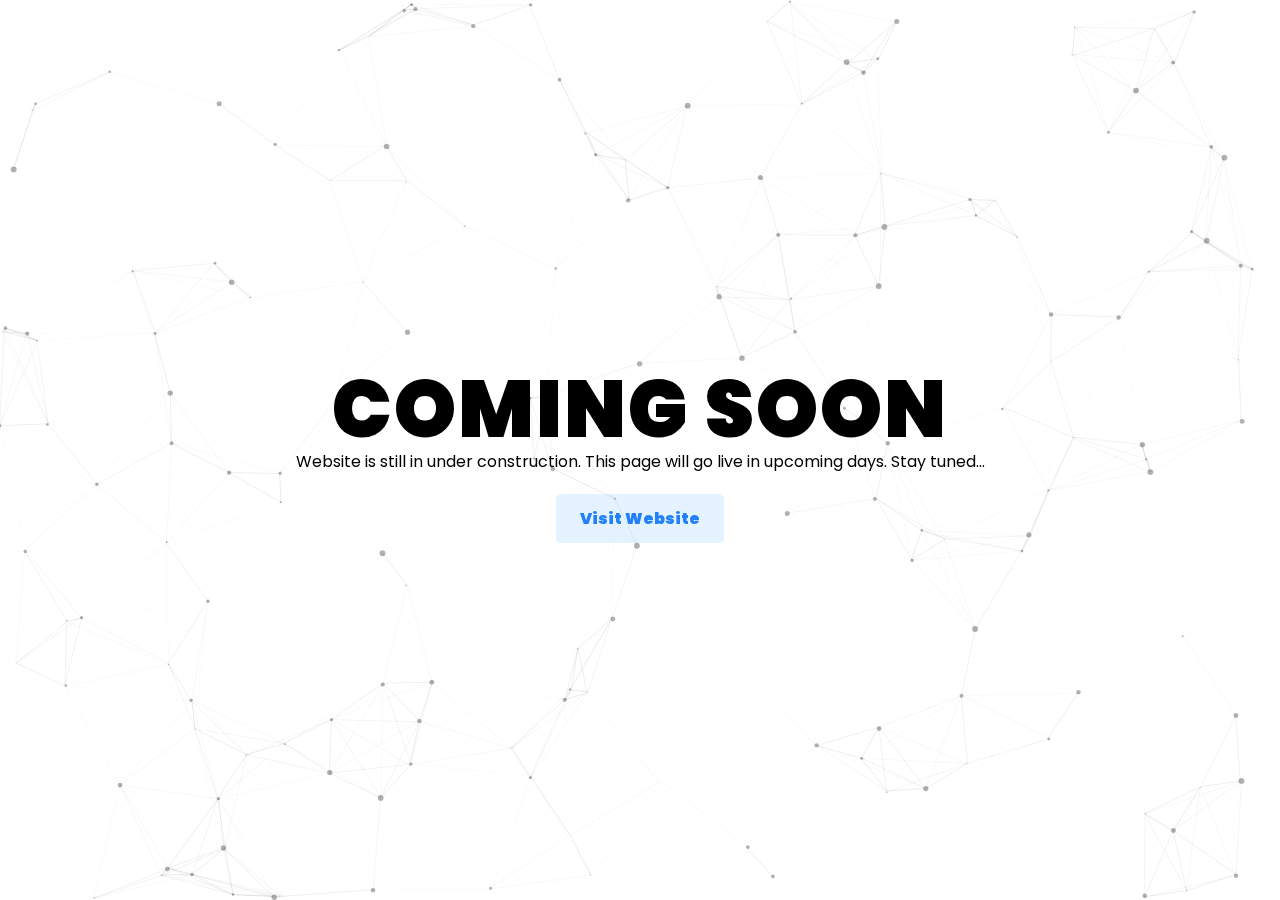
<file: comingsoon.html>
<!DOCTYPE html>
<html lang="en">

<head>
    <meta charset="UTF-8">
    <meta name="viewport" content="width=device-width, initial-scale=1.0">
    <title>Coming Soon</title>
    <link rel="icon" href="./assets/img/decartem-A.png" type="image/png" sizes="16x16">
    <link rel="stylesheet" href="./css/style.css">
    <link rel="stylesheet" href="./css/comingsoon.css">
</head>

<body>
    <div id="main-div"></div>

    <div class="content">
        <h1>coming soon</h1>
        <p>Website is still in under construction. This page will go live in upcoming days. Stay tuned...</p>

        <a href="../" class="main-btn">Visit Website</a>
    </div>

    <script src="./js/particles.js"></script>
    <script src="./js/app.js"></script>
</body>

</html>
</file>
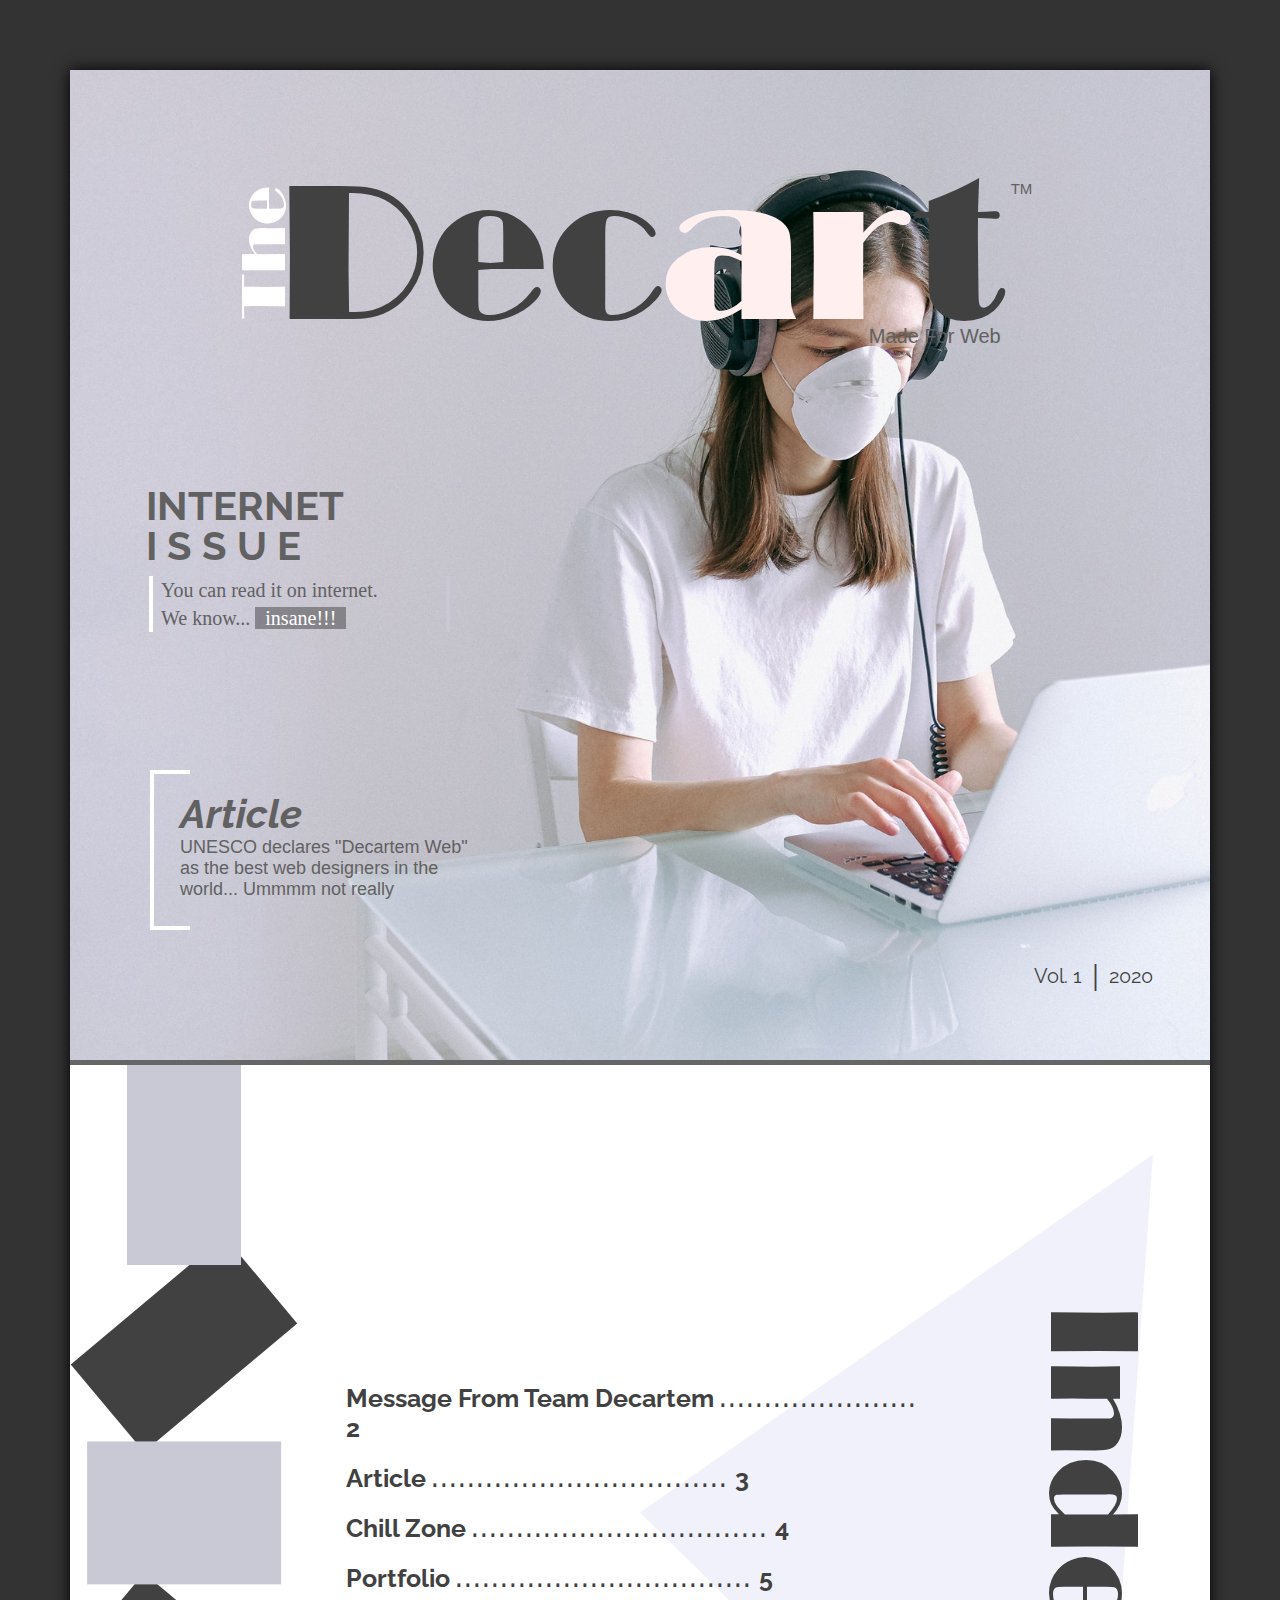
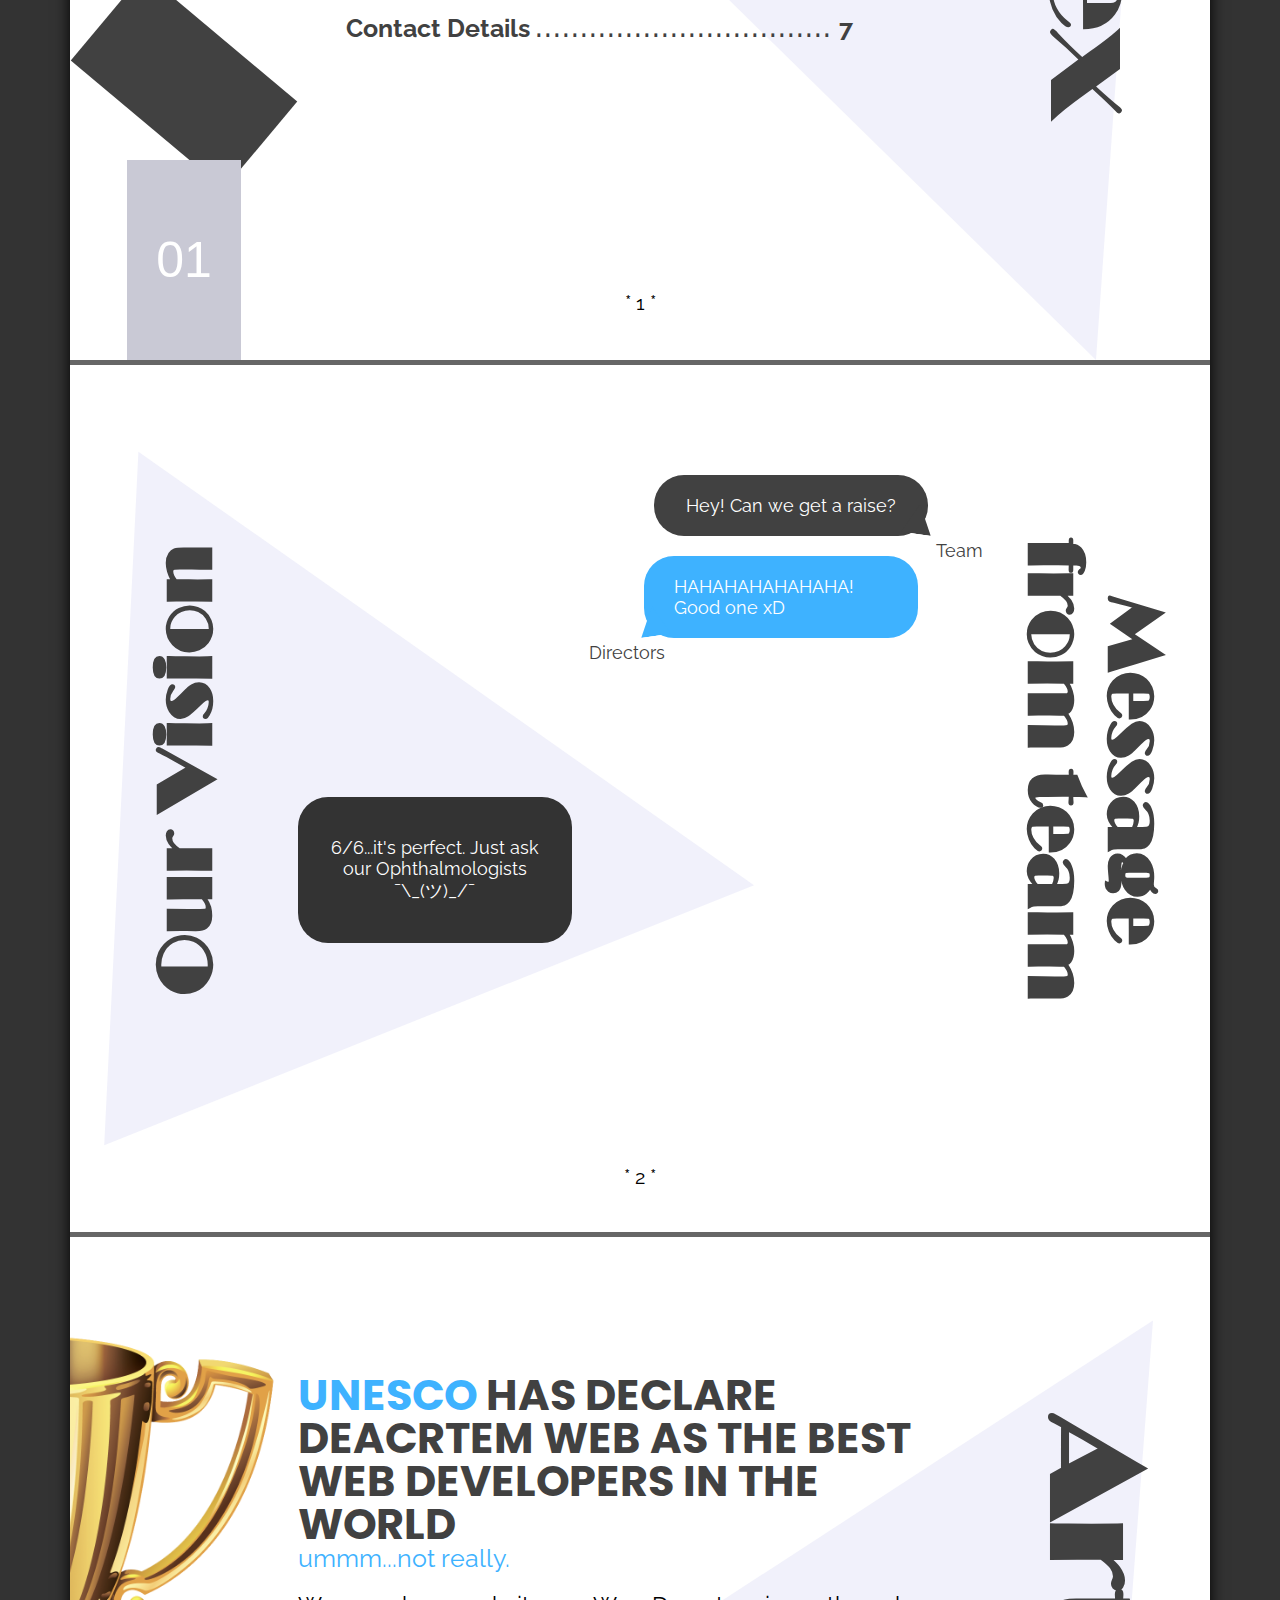
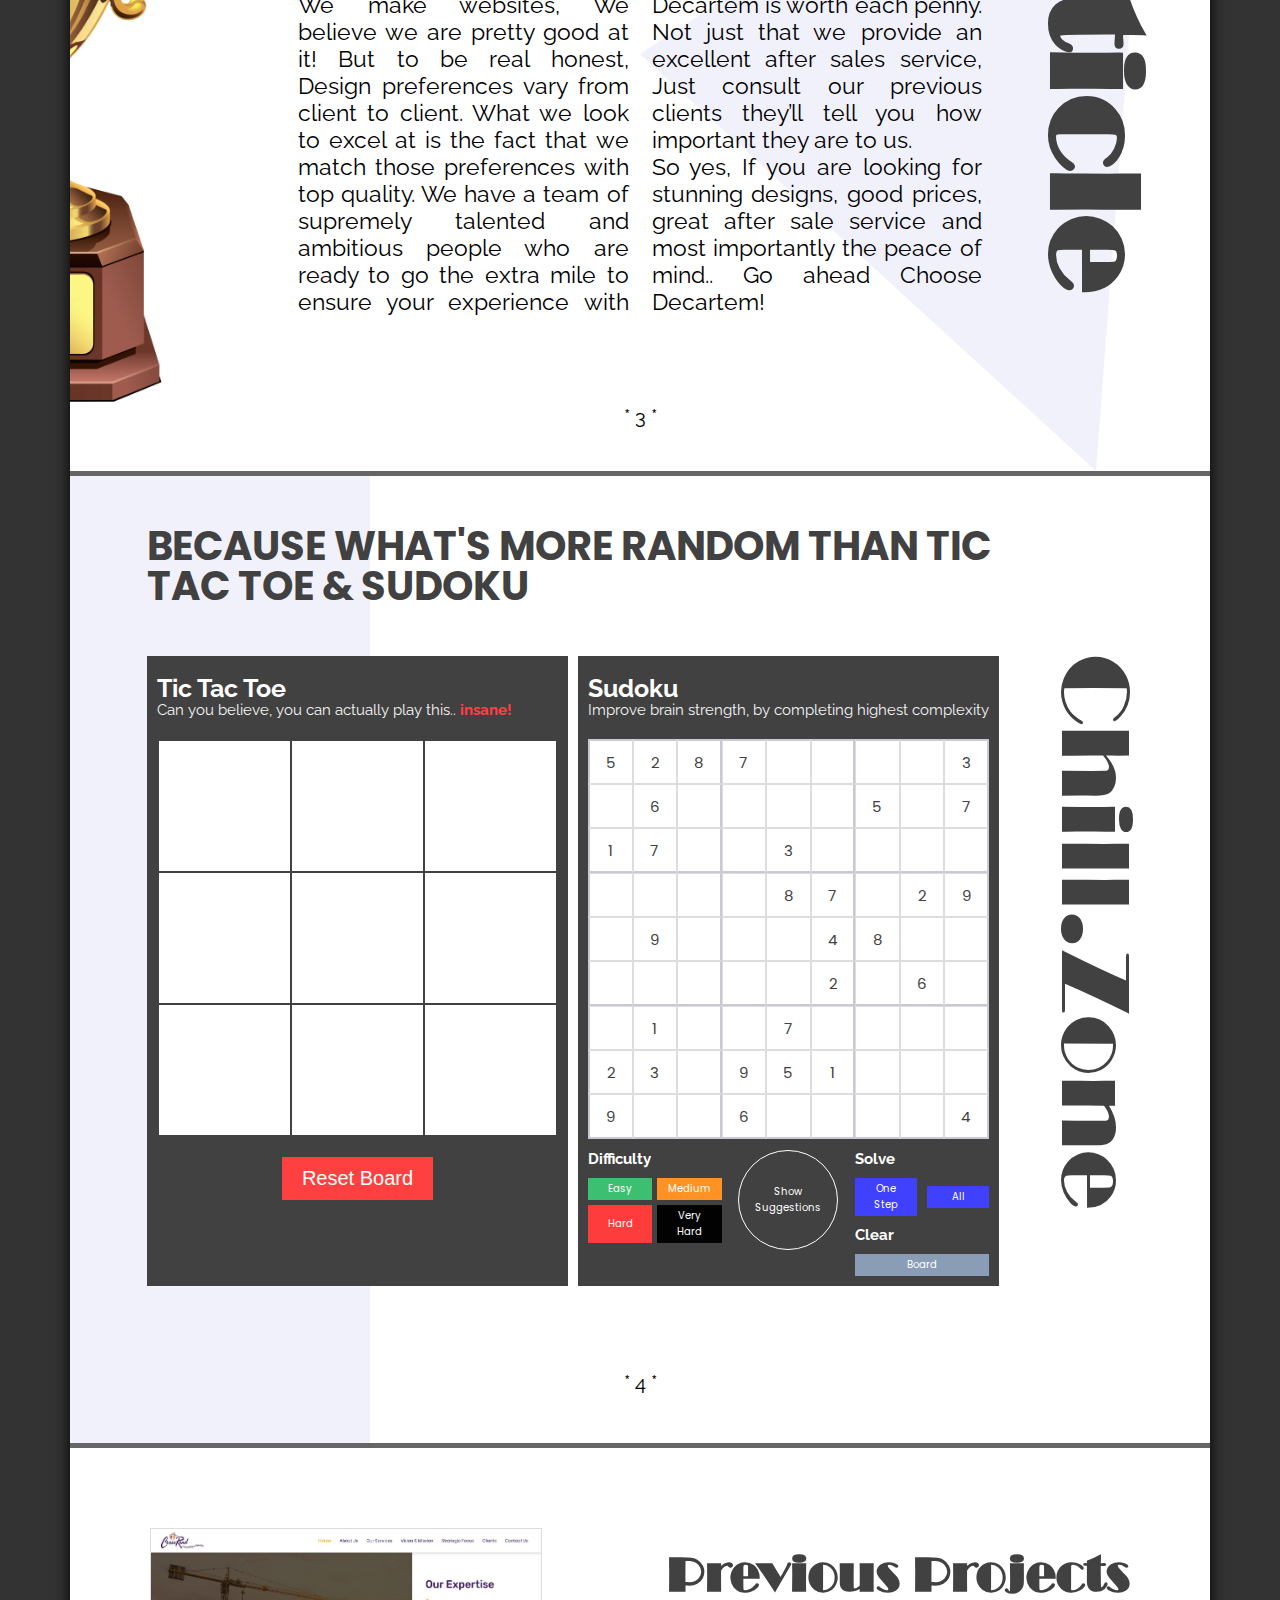
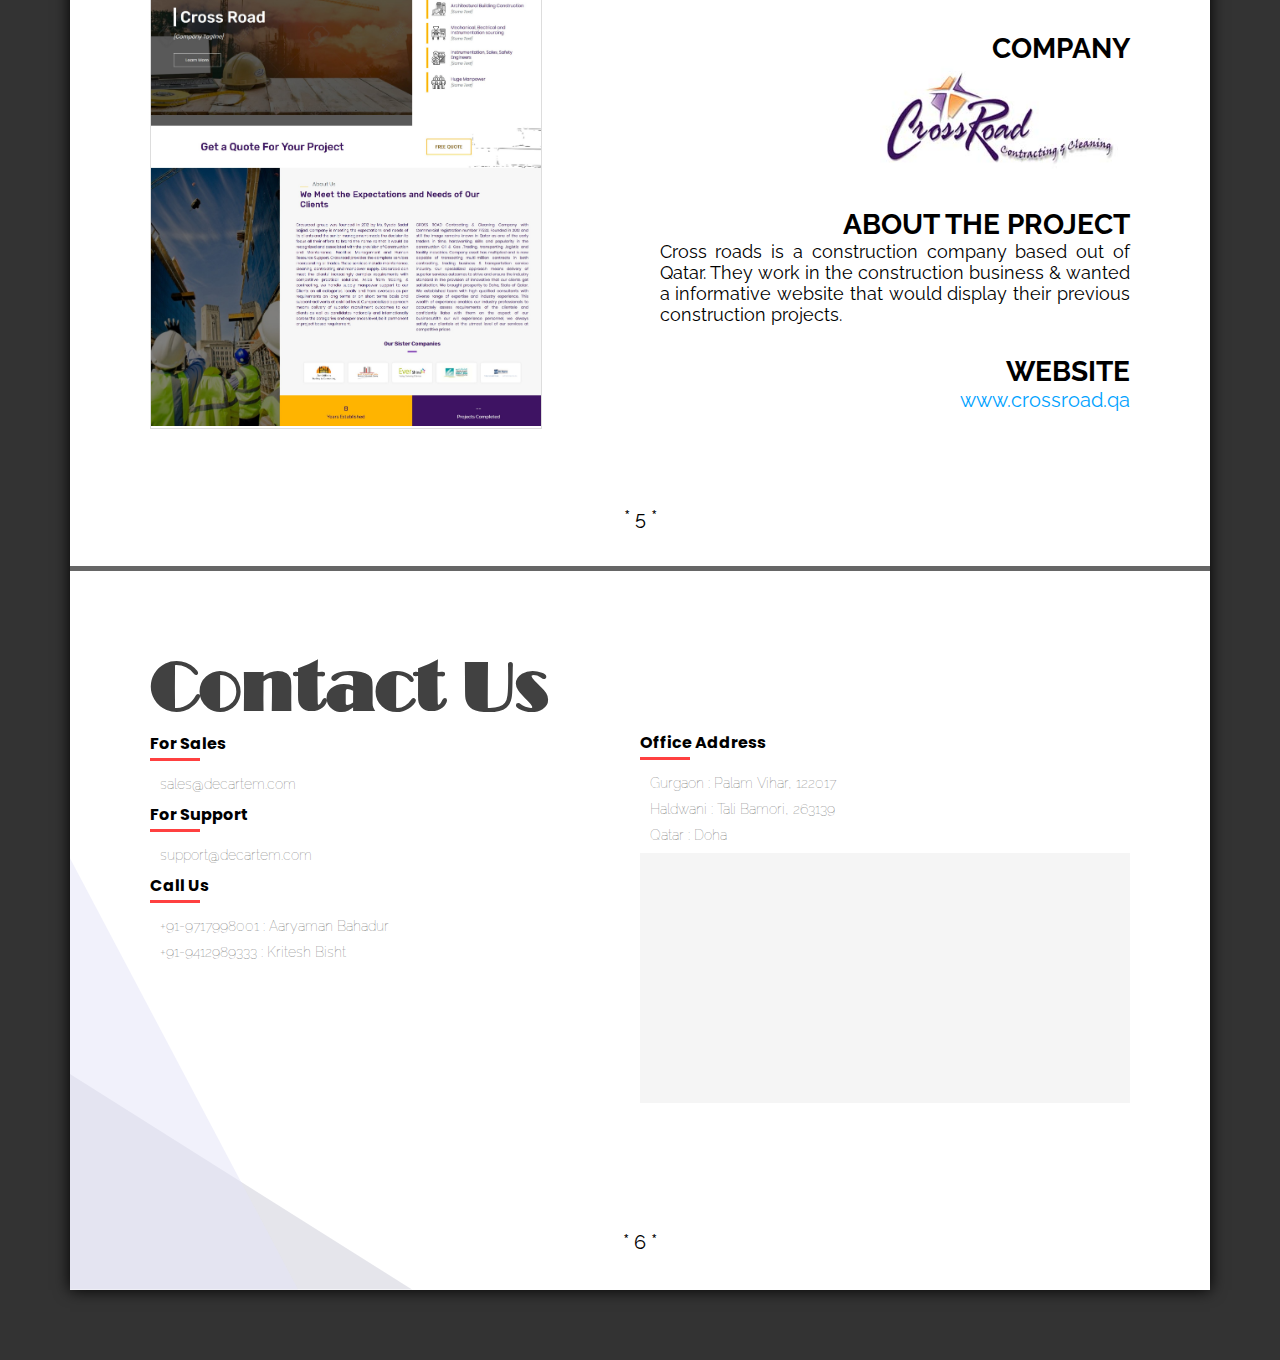
<file: decartemweb.html>
<!DOCTYPE html>
<html lang="en">

<head>
    <meta charset="UTF-8">
    <meta name="viewport" content="width=device-width, initial-scale=1.0">
    <title>Decartem Web</title>
    <link rel="icon" href="./assets/img/decartem-A.png" type="image/png" sizes="16x16">
    <!-- adding sudokucss -->
    <link rel="stylesheet" href="./css/sudoku.css">
    <!-- adding custom css -->
    <link rel="stylesheet" href="./css/webcss.css">
    <link rel="stylesheet" href="./css/webresponsive.css">
</head>

<body>
    <div class="wrapper-container">
        <header>
            <div class="container">

                <!-- heading name start -->
                <div class="name">
                    <div>
                        <div class="name-wrapper">
                            <div class="flex-center">
                                <p class="the flex-center">the</p>
                            </div>
                            <div class="head-name">
                                <p>dec<span>ar</span>t</p>
                            </div>
                        </div>
                        <div class="sub-name">
                            <p>made for web</p>
                        </div>
                    </div>
                    <div class="tm">
                        <p>
                            <span>tm</span>
                        </p>
                    </div>
                </div>
                <!-- heading name end -->

                <!-- internet issue start -->
                <div class="internet">
                    <h1>
                        internet <br> i s s u e
                    </h1>
                    <p>
                        You can read it on internet. <br>
                        We know... <span>insane!!!</span>
                    </p>
                </div>
                <!-- internet issue end -->

                <!-- article-header start -->
                <div class="article-header">
                    <h1>Article</h1>
                    <p>
                        UNESCO declares "<span>D</span>ecartem <span>W</span>eb" as the best web designers in the
                        world...
                        Ummmm
                        not really
                    </p>
                </div>
                <!-- articel-header end -->

                <!-- volume start -->
                <div class="volume">
                    <p>Vol. 1 <span>|</span> 2020</p>
                </div>
                <!-- volume end -->
            </div>
        </header>
        <main>
            <!-- ====================================================== -->
            <!-- navigation -->
            <!-- ====================================================== -->
            <section class="navigation container flex-center">
                <div class="graphics">
                    <div class="one block"></div>
                    <div class="two block"></div>
                    <div class="three block"></div>
                    <div class="four block"></div>
                    <div class="five block flex-center">
                        <span>01</span>
                    </div>
                </div>
                <div class="content">
                    <ul>
                        <a href="#team-message">
                            <li>Message From Team Decartem
                                <span>......................</span> 2
                            </li>
                        </a>
                        <a href="#article">
                            <li>Article <span>.................................</span> 3</li>
                        </a>
                        <a href="#chill-zone">
                            <li>Chill Zone <span>.................................</span> 4</li>
                        </a>
                        <a href="#portfolio">
                            <li>Portfolio <span>.................................</span> 5</li>
                        </a>
                        <a href="#contact">
                            <li>Contact Details <span>.................................</span> 7</li>
                        </a>
                    </ul>
                    <!-- <img src="./assets/illustrations/animat-road-trip.gif" alt=""> -->
                </div>
                <div class="title flex-center">
                    <span>Index</span>
                </div>

                <div class="page-number">* 1 *</div>
            </section>

            <section class="team-message" id="team-message">
                <div class="row flex-center">
                    <div class="col flex-center">
                        <h2 class="first">Our Vision</h2>
                    </div>
                    <div class="col flex-center">
                        <div class="col1 flex-center">
                            <div class="msg">
                                6/6...it's perfect. Just ask our Ophthalmologists ¯\_(ツ)_/¯
                            </div>
                        </div>
                        <div class="col2 flex-center">
                            <div class="chat flex-center">
                                <div class="chat1 flex-center">
                                    Hey! Can we get a raise?
                                    <span>Team</span>
                                </div>
                                <div class="chat2 flex-center">
                                    HAHAHAHAHAHAHA! Good one xD
                                    <span>Directors</span>
                                </div>
                            </div>
                        </div>
                    </div>
                    <div class="col flex-center">
                        <h2 class="second">Message <br> from team</h2>
                    </div>
                </div>
                <div class="page-number">* 2 *</div>
            </section>

            <!-- ====================================================== -->
            <!-- article -->
            <!-- ====================================================== -->
            <section class="article flex-center" id="article">
                <div class="bg flex-center">
                </div>
                <div class="container flex-center">
                    <h2>
                        <span>UNESCO</span> has declare deacrtem web as the best web developers in the world
                    </h2>
                    <p>ummm...not really.</p>
                    <div class="paragraph">
                        We make websites, We believe we are pretty good at it! But to be real honest, Design preferences
                        vary from client to client. What we look to excel at is the fact that we match those preferences
                        with top quality. We have a team of supremely talented and ambitious people who are ready to go
                        the extra mile to ensure your experience with Decartem is worth each penny. Not just that we
                        provide an excellent after sales service, Just consult our previous clients they’ll tell you how
                        important they are to us.
                        <br>
                        So yes, If you are looking for stunning designs, good prices, great after sale service and most
                        importantly the peace of mind.. Go ahead Choose Decartem!
                    </div>
                </div>
                <div class="heading flex-center">
                    <h1>Article</h1>
                </div>
                <div class="page-number">* 3 *</div>
            </section>

            <!-- ====================================================== -->
            <!-- chill zone -->
            <!-- ====================================================== -->
            <section class="chill-zone" id="chill-zone">
                <div class="wrapper flex-center">
                    <div class="wrapper-col">
                        <div class="container">
                            <h1>Because what's more random than tic tac toe & sudoku</h1>
                            <div class="row flex-center">
                                <div class="tik-tak-toe col">
                                    <div class="flex-container">
                                        <h2 class='title'>Tic Tac Toe</h2>
                                        <p>Can you believe, you can actually play this.. <b>insane!</b></p>
                                    </div>
                                    <div class='flex-container flex-center'>
                                        <div class='winner'></div>
                                    </div>
                                    <div class="board flex-container flex-wrap ">
                                        <div class="square flex-container flex-center"></div>
                                        <div class="square flex-container flex-center"></div>
                                        <div class="square flex-container flex-center"></div>
                                        <div class="square flex-container flex-center"></div>
                                        <div class="square flex-container flex-center"></div>
                                        <div class="square flex-container flex-center"></div>
                                        <div class="square flex-container flex-center"></div>
                                        <div class="square flex-container flex-center"></div>
                                        <div class="square flex-container flex-center"></div>
                                    </div>
                                    <center>
                                        <button class='reset'>Reset Board</button>
                                    </center>
                                </div>
                                <div class="col sudoku">
                                    <h2>Sudoku</h2>
                                    <p>Improve brain strength, by completing highest complexity</p>
                                    <p class="winner1"></p>
                                    <div class="sudoku-board-wrap wrap">
                                        <!--the only required html-->
                                        <div id="sudoku" class="sudoku-board">
                                        </div>

                                        <br>

                                        <div class="control flex-center" style="align-items: flex-start !important;">
                                            <div class="level">
                                                <h4>Difficulty</h4>
                                                <div class="level-wrapper">
                                                    <button type="button"
                                                        class="sudokubutton1 js-generate-board-btn--easy">Easy</button>
                                                    <button type="button"
                                                        class="sudokubutton2 js-generate-board-btn--medium">Medium</button>
                                                    <button type="button"
                                                        class="sudokubutton3 js-generate-board-btn--hard">Hard</button>
                                                    <button type="button"
                                                        class="sudokubutton4 js-generate-board-btn--very-hard">Very
                                                        Hard</button>
                                                </div>
                                            </div>

                                            <div class="show-suggestion flex-center">
                                                <label for="toggleCandidates" class="flex-center">
                                                    <span style="text-align: center;">Show Suggestions</span>
                                                </label><input id="toggleCandidates" class="js-candidate-toggle"
                                                    type="checkbox" style="display: none;" />
                                            </div>

                                            <div class="other">
                                                <h4>Solve</h4>
                                                <div class="flex-center">
                                                    <button type="button" class="sudokubutton5 js-solve-step-btn"
                                                        style="margin-right: 1rem;">One
                                                        Step</button>
                                                    <button type="button"
                                                        class="sudokubutton6 js-solve-all-btn">All</button>
                                                </div>

                                                <h4 style="margin-top: 1rem;">Clear </h4>
                                                <button type="button"
                                                    class="sudokubutton7 js-clear-board-btn">Board</button>
                                            </div>

                                        </div>

                                    </div>
                                </div>
                            </div>
                        </div>
                    </div>
                    <div class="wrapper-col flex-center">
                        <p>Chill.Zone</p>
                    </div>
                </div>
                <div class="page-number">* 4 *</div>
            </section>

            <section class="portfolio" id="portfolio">
                <div class="container">
                    <div class="row flex-center">
                        <div class="col-4">
                            <div class="img-back">
                                <img src="./assets/backgrounds/portfolio.jpg" class="hover-img" alt="">
                            </div>
                        </div>
                        <div class="col-6">
                            <h2>Previous Projects</h2>

                            <h5>Company</h5>
                            <img src="./assets/graphics/logo.jpg" class="logo" alt="">

                            <h5>About the project</h5>
                            <p>Cross roads is a construction company based out of Qatar. They work in the construction
                                business & wanted a informative website that would display their previous construction
                                projects.</p>

                            <h5>Website</h5>
                            <a href="#">www.crossroad.qa</a>
                        </div>
                    </div>
                </div>

                <div class="page-number">* 5 *</div>
            </section>
        </main>
        <footer id="contact">
            <div class="container">
                <h1>
                    <span>C</span>ontact
                    <span>U</span>s
                </h1>
                <div class="row flex-center" style="align-items: stretch;">
                    <div class="col">
                        <p></p>
                        <div class="details">
                            <h3>For Sales</h3>
                            <p>sales@decartem.com</p>

                            <h3>For Support</h3>
                            <p>support@decartem.com</p>

                            <h3>Call Us</h3>
                            <p>+91-9717998001 : Aaryaman Bahadur</p>
                            <p>+91-9412989333 : Kritesh Bisht</p>
                        </div>
                    </div>
                    <div class="col">
                        <h3 class="add">Office Address</h3>
                        <p>Gurgaon : Palam Vihar, 122017</p>
                        <p>Haldwani : Tali Bamori, 263139</p>
                        <p>Qatar : Doha</p>

                        <div class="map">
                            <div class="mapouter">
                                <div class="gmap_canvas"><iframe id="gmap_canvas"
                                        src="https://maps.google.com/maps?q=Palam%20Vihar%2C%20122017&t=&z=13&ie=UTF8&iwloc=&output=embed"
                                        frameborder="0" scrolling="no" marginheight="0" marginwidth="0"></iframe>
                                </div>
                                <style>
                                    .mapouter {
                                        position: relative;
                                        text-align: right;
                                        height: 300px;
                                        width: 100%;
                                    }

                                    .gmap_canvas {
                                        overflow: hidden;
                                        background: none !important;
                                        height: 300px;
                                        width: 100%;
                                    }
                                </style>
                            </div>
                        </div>
                    </div>
                </div>
            </div>
            <div class="page-number">* 6 *</div>
        </footer>
    </div>

    <!-- adding jquery -->
    <script src="./js/jquery.min.js"></script>
    <!-- custom js -->
    <script src="./js/sudoku.js"></script>
    <script src="./js/tick-tak-toe.js"></script>
    <script src="./js/webjs.js"></script>
</body>

</html>
</file>
<file: css/style.css>
/* fonts */
@import url('https://fonts.googleapis.com/css2?family=Poppins:wght@300;400&display=swap');

/* varibles */
:root{
    --body-font: 'Poppins', sans-serif;
    --dark-color: #1e2022;
    --gray-color: #77838f;
    /* --primary-color: #1871a3; */
    --primary-color: #2380fb;
    --bg-light: rgba(35, 165, 251, 0.05);
    --blue-shadow: 0 4px 11px rgba(31, 104, 126, 0.35);
}

/* global styles */
*{
    margin: 0;
    padding: 0;
    box-sizing: border-box;
}
body, html{
    /* min-height: 200vh; */
    font-family: var(--body-font);
    scroll-behavior: smooth;
    overflow-x: hidden;
    position: relative;
}
.flex-center{
    display: flex;
    justify-content: center;
    align-items: center;
}
.container{
    padding: 50px 0;
}
.container-fluid{
    padding: 100px 40px;
}
a,
a:hover,
a:focus{
    text-decoration: none !important;
}
.btn,
.btn:hover,
.btn:focus{
    outline: none !important;
    box-shadow: none !important;
}
.error{
    color: red;
    font-size: 1.2rem;
}
.img-shadow{
    box-shadow: 0 0 5px 0px rgba(31, 104, 126, 0.5);
}
.main-btn{
    background: #239afb1f;
    padding: 0.8rem 1.5rem;
    color: var(--primary-color);
    font-weight: 900;
    border-radius: 5px;
    transition: 0.3s ease;
}
.main-btn:hover{
    background: var(--primary-color);
    color: white;
    transform: translateY(-3px);
    box-shadow: var(--blue-shadow);
}



/* ===================================================================== */
/* style here0 */
/* ===================================================================== */


/* video */
.video-box{
    width: 90%;
    height: 30rem;
    border-radius: 50px;
    -moz-border-radius: 50px;
    -webkit-border-radius: 50px;
    overflow: hidden;
    position: relative;
    border: 1px solid rgba(0, 174, 255, 0.2);
}
.video-box video{
    position: absolute;
    top: 50%;
    left: 50%;
    transform: translate(-50%, -50%);
    width: 100% !important;
}

.hero-content{
    flex-direction: column;
    align-items: flex-start;
}
.hero-content h1{
    font-size: 3.5rem;
    font-weight: 300;
    line-height: 1.2;
    flood-color: var(--dark-color);
    margin-bottom: 2rem;
}
.hero-content h1 span#area,
.hero-content h1 span#cursor{
    color: var(--primary-color);
}
.hero-content p{
    color: var(--gray-color);
    font-weight: 400;
    margin-bottom: 2rem;
}



/* ===================================================================== */
/* style product overview */
/* ===================================================================== */
.product-overview{
    position: relative;
    background: var(--bg-light);
}
.product-overview:after{
    content: '';
    position: absolute;
    top: 0;
    left: 0;
    width: 100%;
    height: 100%;
    background: url("../assets/img/worldmap.png") center no-repeat;
    background-size: cover;
    z-index: -1;
    opacity: 0.5;
}
.product-overview .vertical-slider{
    /* padding: 1rem 0; */
}
.product-overview .vertical-slider-wrapper{
    position: relative !important;
    align-items: flex-start;
}
.product-overview .vertical-slider .slick-slide{
    /* margin: 0.25rem 0; */
    opacity: 0.5;
    padding: 1rem;
}
.product-overview .vertical-slider .slick-slide:hover{
    opacity: 1;
}
.product-overview .vertical-slider .slick-slide h4{
    font-size: 1.2rem;
    text-transform: uppercase;
}
.product-overview .vertical-slider .slick-slide p{
    font-size: 1rem;
    margin: 0;
}
.product-overview .vertical-slider .slick-center{
    opacity: 1;
    background: #239afb1f;
    display: flex;
    justify-content: center;
    align-items: flex-start;
    flex-direction: column;
}
.product-overview .vertical-slider .slick-center h4{
    color: var(--primary-color);
    font-weight: 900;
    line-height: 100%;
}
.product-overview .slider-btn{
    position: absolute;
    top: 35%;
    left: -30px;
    transform: translateY(-50%);
    display: flex;
    flex-direction: column;
}
.product-overview .slider-btn img{
    width: 20px;
    margin: 0.5rem 0;
}
.product-overview .slider-btn img.bottom{
    transform: rotate(-180deg);
}


.product-overview .horizontal-slider .slick-slide{
    width: 100%;
    min-height: 80vh;
    text-align: right;
    padding: 1rem;
}
.product-overview .horizontal-slider .slick-slide img{
    margin-left: auto !important;
    margin-top: 2rem;
    width: 70% !important;
}
.product-overview .horizontal-slider .slick-slide h3{
    color: var(--primary-color);
    font-size: 3rem;
}
.product-overview .horizontal-slider .slick-slide p{
    color: var(--gray-color);
    margin: 0.5rem 0;
    margin-bottom: 2rem;
}
.product-overview .horizontal-slider .slick-arrow,
.product-overview .horizontal-slider .slick-dots{
    display: none !important;
}

/* ===================================================================== */
/* style aboutus */
/* ===================================================================== */
.aboutus{
    /* border: 1px solid; */
}
.aboutus .illustration .back{
    width: 90%;
    position: relative;
}
.aboutus .illustration .security{
    position: absolute;
    width: 5rem;
    left: 25%;
    top: 10%;
    animation: securityanimate 2s infinite;
}
@keyframes securityanimate{
    0%{
        transform: scale(1);
    }
    50%{
        transform: scale(1.2);
    }
    100%{
        transform: scale(1);
    }
}
.aboutus .content{
    /* border: 1px solid red; */
}
.aboutus .content h6{
    color: var(--gray-color);
    position: relative;
    margin: 0;
    margin-left: 1.6rem;
    font-size: 1.2rem;
}
.aboutus .content h6:after{
    content: '';
    position: absolute;
    top: 50%;
    left: -1.5rem;
    transform: translateY(-50%);
    width: 1rem;
    padding: 1px;
    background: var(--primary-color);
}
.aboutus .content h1{
    color: var(--dark-color);
    margin-bottom: 1rem;
}
.aboutus .content p{
    font-weight: 300;
}
/* ===================================================================== */
/* style vision */
/* ===================================================================== */
.vision-mission{
    background: var(--bg-light);
}
.vision-mission [class*=col-]{
    min-height: 50vh;
    /* border: 1px solid; */
    position: relative;
}
.vision-mission h1{
    text-align: center;
    font-weight: 300;
    margin-bottom: 5rem;
}
.vision-mission h1 span{
    color: var(--primary-color);
}
.vision-mission .card-div{
    display: flex;
}
.vision-mission .card-div:nth-child(1),
.vision-mission .card-div:nth-child(3){
    align-items: flex-end;
}

.vision-mission .card-div.one,
.vision-mission .card-div.three{
    position: absolute;
    top: 2%;
    width: 100%;
}
.vision-mission .card-div.two{
    position: absolute;
    bottom: 12.5%;
    width: 100%;
}
.vision-mission .card-div.four{
    position: absolute;
    bottom: 18%;
    width: 100%;
}

.vision-mission .card-div.left{
    text-align: right !important;
}
.vision-mission .card-div h4{
    color: var(--primary-color);
    font-size: 1.3rem;
    text-transform: uppercase;
    margin: 0;
    margin-bottom: 0.5rem !important;
    line-height: 100%;
}
.vision-mission .card-div p{
    color: var(--gray-color);
    font-size: 1rem;
    margin: 0;
    font-weight: 300;
}
.vision-mission .card-div.left .icon{
    margin-left: 1rem !important;
}
.vision-mission .card-div.right .icon{
    margin-right: 1rem !important;
}
.vision-mission .card-div .icon{
    background-color: var(--primary-color);
    color: white;
    width: 60px;
    height: 60px;
    border-radius: 100%;
    display: flex;
    justify-content: center;
    align-items: center;
    font-size: 1.5rem;
    margin: 0;
}

/* ===================================================================== */
/* style youtube */
/* ===================================================================== */
.youtube{
    padding: 50px 0;
}
.youtube .heading{
    margin: 0 1rem;
}
.youtube .heading h1{
    color: var(--dark-color);
    position: relative;
    padding-bottom: 0.5rem;
    margin-bottom: 0.5rem;
}
.youtube .heading h1:after{
    content: '';
    position: absolute;
    bottom: 0;
    left: 0;
    padding: 2px;
    width: 10%;
    background: var(--primary-color);
}

.youtube .slick-dots{
    display: none !important;
}
.youtube .slick-arrow{
    cursor: pointer;
}
.youtube .slick-slide{
    margin: 1rem;
}
.youtube .slick-slide h3{
    margin: 1rem 1rem 0 1rem;
    font-size: 1.3rem;
    color: var(--dark-color);
}
.youtube .slick-slide p{
    margin: 1rem;
    font-weight: 300;
    color: var(--gray-color);
    font-size: 0.9rem;
}
.youtube .slick-slide a{
    margin: 1rem;
    width: 40%;
    padding: 0.6rem 1.2rem;
    font-size: 0.9rem;
    text-align: center;
}
.youtube .youtube-arrow{
    padding: 0 1rem;
    text-align: right;
}
.youtube .youtube-arrow .prev{
    color: var(--gray-color);
}
.youtube .youtube-arrow i{
    font-size: 1.5rem;
}
.youtube .youtube-arrow .next{
    color: var(--primary-color);
    margin-left: 0.8rem;
}

/* ===================================================================== */
/* style testimonials */
/* ===================================================================== */
.testemonials{
    background: var(--bg-light);
    padding: 50px 0;
}
.testemonials h1{
    color: var(--dark-color);
    position: relative;
    padding-bottom: 0.5rem;
    margin-bottom: 0.5rem;
}
.testemonials h1:after{
    content: '';
    position: absolute;
    bottom: 0;
    left: 50%;
    transform: translateX(-50%);
    padding: 2px;
    width: 10%;
    background: var(--primary-color);
}
.testemonials .card{
    margin: 1rem;
    border: none;
}
.testemonials .slick-track{
    padding: 70px 0 0;
}
.testemonials .slick-slide{
    position: relative;
    padding: 1rem;
    padding-top: 5rem;
}
.testemonials .slick-slide img{
    position: absolute;
    top: 0;
    /* left: 50%; */
    left: 10%;
    transform: translate(-50%, -50%);
    /* width: 30%; */
    width: 120px;
    border-radius: 50%;
    padding: 0.5rem;
    background: white;
}
.testemonials .slick-arrow{
    display: none !important;
}
.testemonials .slick-slide.slick-center{
    box-shadow: var(--blue-shadow)
}
.testemonials .slick-slide p{
    color: var(--gray-color);
    font-size: 0.9rem;
}
.testemonials .slick-slide h3{
    font-size: 1.4rem;
    color: var(--primary-color);
    line-height: 90%;
    margin-top: 1.5rem;
}
.testemonials .slick-slide h3 span{
    font-size: 0.9rem;
    color: var(--gray-color);
}

/* ===================================================================== */
/* style support */
/* ===================================================================== */
.support{
    padding: 50px 0;
    /* border-bottom: 3rem solid var(--bg-light); */
}
.support h1{
    color: var(--dark-color);
    position: relative;
    padding-bottom: 0.8rem;
    margin-bottom: 0.8rem;
}
.support h1:after{
    content: '';
    position: absolute;
    bottom: 0;
    left: 50%;
    transform: translateX(-50%);
    padding: 2px;
    width: 10%;
    background: var(--primary-color);
}
.support .row{
    margin: auto;
    margin-top: 4rem;
    width: 80%;
}

/* ===================================================================== */
/* style out clients */
/* ===================================================================== */
.our-clients{
    padding: 50px 0;
}
.our-clients .heading h1{
    color: var(--dark-color);
    position: relative;
    padding-bottom: 0.8rem;
    margin-bottom: 0.8rem;
}
.our-clients .heading h1:after{
    content: '';
    position: absolute;
    bottom: 0;
    left: 50%;
    transform: translateX(-50%);
    padding: 2px;
    width: 10%;
    background: var(--primary-color);
}
.our-clients .row{
    margin-top: 3rem;
    display: grid;
    grid-template-columns: 1fr 1fr 1fr;
    grid-gap: 1rem;
}
.our-clients .row .col{
    margin: 0;
    padding: 0;
}
.our-clients .row img{
    width: 100%;
}
/* ===================================================================== */
/* style footer */
/* ===================================================================== */
footer{
    background: none;
    margin-top: 5rem;
    position: relative;
}
footer:after{
    content: '';
    position: absolute;
    top: -5rem;
    left: 0;
    width: 100%;
    height: calc(100% + 6rem);
    background: #f4faff;
    clip-path: polygon(0 6rem, 100% 0, 100% 100%, 0 100%);
    z-index: -1;
}
footer:before{
    content: '';
    position: absolute;
    top: -5rem;
    left: 0;
    width: 100%;
    height: calc(100% + 6rem);
    background: whitesmoke;
    clip-path: polygon(0 0, 100% 20rem, 100% 100%, 0 100%);
    z-index: -1;
}
.get-in-touch{
    padding: 20px 0;
}
.get-in-touch .row{
    margin: auto !important;
}
.get-in-touch [class*=col-]{
    display: flex;
    flex-direction: column;
    justify-content: center;
    align-items: flex-start;
    padding: 1rem 0;
}
.get-in-touch [class*=col-]:first-child *{
    margin: 0;
}
.get-in-touch [class*=col-]:first-child h3{
    color: var(--primary-color);
}
.get-in-touch [class*=col-]:first-child p{
    color:var(--gray-color);
    font-size: 1.2rem;
    width: 80%;
}
.get-in-touch [class*=col-]:last-child{
    flex-direction: row !important;
    justify-content: flex-end !important;
    align-items: center;
}
.get-in-touch [class*=col-]:last-child button{
    margin-left: 0.5rem;
    background: var(--primary-color);
    padding: 0.6rem 1.2rem;
    color: white;
    font-weight: 900;
    border-radius: 5px;
    transition: 0.3s ease;
    border: none !important;
}
/* .get-in-touch [class*=col-]:last-child button:first-child{
    background: var(--gray-color);
} */
.get-in-touch [class*=col-]:last-child button:hover{
    transform: translateY(-3px);
    box-shadow: var(--blue-shadow);
}

.footer-content{
    padding: 20px 0;
    color: var(--gray-color);
}
.footer-content [class*=col-]{
    padding: 1rem;
}
.footer-content .decartem{
    width: 50%;
}
.footer-content .col-one p.reg{
    margin: 0;
    margin-top: 1rem;
}
.footer-content .col-one p.reg-no{
    margin-top: 0 !important;
    color: var(--dark-color);
    font-size: 1.2rem;
    font-weight: 300;
}
.footer-content .col-one .register-img{
    width: 50%;
    box-shadow: 0 0 3px 0 rgba(0, 0, 0, 0.2);
    margin-bottom: 1rem;
}
.footer-content .col-one .follow-us{
    font-size: 0.8rem;
}
.footer-content h5{
    text-transform: uppercase;
    color: var(--dark-color);
    font-size: 1rem;
    font-weight: 600;
    margin-bottom: 1.3rem;
}
.footer-content ul li{
    list-style: none;
    margin: 0.5rem 0;
    font-size: 0.9rem;
}
.footer-content ul a{
    color: var(--gray-color);
}
.footer-content ul a:hover{
    color: var(--primary-color);
}


footer .contact a{
    color: var(--gray-color);
}
footer .contact a:hover{
    color: var(--primary-color);
}
footer .contact ul{
    display: flex;
    align-items: center;
    margin-bottom: 0;
}
footer .contact ul li{
    list-style: none;
    margin-right: 1rem;
    display: flex;
    font-size: 0.9rem;
    padding: 0;
}
footer .contact ul li i{
    display: flex;
    justify-content: center;
    align-items: center;
    color: var(--primary-color);
    opacity: 0.8;
}
footer .contact ul li p{
    margin: 0;
    margin-left: 0.2rem;
}
footer .contact img{
    width: 100px;
}
</file>
<file: css/comingsoon.css>
body{
    height: 100vh !important;
    overflow: hidden;
}
body #main-div{
    position: absolute !important;
    top: 0;
    left: 0;
    width: 100%;
    height: 100%;
    overflow: hidden !important;
}
body .content{
    position: absolute !important;
    top: 50%;
    left: 50%;
    transform: translate(-50%, -50%);
    width: 80%;
    text-align: center;
}
body .content h1{
    text-transform: uppercase;
    font-weight: 900;
    letter-spacing: 2px;
    font-size: 5rem;
    line-height: 100%;
}
body .content p{
    margin-bottom: 2rem;
}

@media (max-width:768px){
    body .content{
        width: 90%;
    }
    body .content h1{
        font-size: 3rem;
        margin-bottom: 0.5rem;
    }
}
</file>
<file: css/sudoku.css>
/* sudokuJS v0.4.4 - CSS
// https://github.com/pocketjoso/sudokuJS
// Author: Jonas Ohlsson
// License: MIT
*/
@import url('https://fonts.googleapis.com/css2?family=Poppins&display=swap');
label{
    font-family: Poppins !important;
    color: #666;
}
.sudoku-board {
    width: 100% !important;
    font-family: Poppins !important;
}
	/*cell (wrapper) contains both cell input and candidates div*/
	.sudoku-board-cell {
        display: inline-block;
        padding: 1rem 2rem;
		position: relative;
		border: 1px solid #ddd;
		background: white;
		width: 11.11%;
		height: 5rem;
        font-family: Poppins !important;
	}
		/*rules for drawing the black lines dividing houses
			-- specific for board size 9! need diff rules for diff board sizes
		*/
		[data-board-size="9"].sudoku-board .sudoku-board-cell:nth-of-type(9n+1){
			border-left-width: 2px;
			border-left-color: #c9c9d5;
		}
		[data-board-size="9"].sudoku-board .sudoku-board-cell:nth-of-type(n):nth-of-type(-n+9){
			border-top-width: 2px;
			border-top-color: #c9c9d5;
		}
		[data-board-size="9"].sudoku-board .sudoku-board-cell:nth-of-type(3n){
			border-right-width: 2px;
			border-right-color: #c9c9d5;
		}
		[data-board-size="9"].sudoku-board .sudoku-board-cell:nth-of-type(n+19):nth-of-type(-n+27),
		[data-board-size="9"].sudoku-board .sudoku-board-cell:nth-of-type(n+46):nth-of-type(-n+54),
		[data-board-size="9"].sudoku-board .sudoku-board-cell:nth-of-type(n+73):nth-of-type(-n+81){
			border-bottom-width: 2px;
			border-bottom-color: #c9c9d5;
		}

		/* the input for the value of each cell (i.e. 1-9 or empty for standard sudoku*/
		.sudoku-board-cell input {
			background: none;
			font-size: 19.2px;
			font-size: 1rem;
			text-align: center;
			width: 2em;
			max-width: 100%;
			height: 2em;
			border: 0;
			position: relative;
            z-index: 1; /*on top of candidates*/
            color: rgb(65,65,65);
            font-family: Poppins !important;
		}

			/*highlight new input in board cell*/
			.sudoku-board-cell .highlight-val {
				color: #00d;
			}
			/*highligt incorrect input*/
			.sudoku-board-cell .board-cell--error {
				background: #d00;
				color: #eee;
			}
		/*wrapper that hold the candidates for each cell*/
		.sudoku-board-cell .candidates {
			display: none; /*hidden by default*/
			position: absolute;
			top: 0; bottom: 0; left: 0; right: 0;
			text-align: center;
			font-size: .75em; /*1/3 /1.13 out of the 2*1.2em cell height*/
			letter-spacing: -.5px;
            font-family: monospace, sans-serif;
            color: #aaa !important;
            width: 100%;
			/*use as justify grid*/
			line-height: 0;
			text-align: justify;
            font-family: Poppins !important;
		}
			.sudoku-board .candidates:after {
				content: "";
				display: inline-block;
                width: 100%;
                font-family: Poppins !important;
			}
		/* when board cells start to get narrower because of small screen,
			reduce letter spacing for candidates to make them still fit*/
		@media(max-width: 23em){
			.sudoku-board .candidates {
				letter-spacing: -2px;
			}
		}
			.showCandidates .candidates {
				display: block;
			}

			/*each candidate in each cell is wrapped in a div*/
			.sudoku-board .candidates div {
				display: inline-block;
                width: 30%;
                text-align: center;
				line-height: 1.4;
				vertical-align: top;
				*display: inline;
				*zoom: 1;
			}
				/*.candidates div*/.candidate--highlight {
					background-color: yellow;
				}
				/*.candidates div*/.candidate--to-remove {
					background-color: red;
					color: white;
				}

.sudokubutton1,.sudokubutton2,.sudokubutton3,.sudokubutton4,
.sudokubutton5,.sudokubutton6,.sudokubutton7 {
color: white;
-webkit-transition-duration: 0.3s;
transition-duration: 0.3s;
border: none;
border-radius: 0;
padding: 0.3rem 0.8rem;
font-size: 10px;
font-family: Poppins !important;
width: 100%;
}
.sudokubutton1 {
background-color: #3cbf71;
}
.sudokubutton2 {
background-color: #ff9224;
}
.sudokubutton3 {
background-color: #ff3c3c;
}
.sudokubutton4 {
background-color: #020202;
}
.sudokubutton5,.sudokubutton6 {
background-color: #4040ff;
}
.sudokubutton7 {
background-color: #899db6;
}
.sudokubutton1:hover,.sudokubutton2:hover,.sudokubutton3:hover,.sudokubutton4:hover,
.sudokubutton5:hover,.sudokubutton6:hover,.sudokubutton7:hover {
background-color: #EDEDED;
color: #040404;
cursor: pointer;
}
input[type=checkbox]{
    transform: scale(1.5);
    margin: 0 1rem;
}
</file>
<file: css/webcss.css>
/* fonts */
@import url('https://fonts.googleapis.com/css2?family=Kaushan+Script&family=Raleway&family=Righteous&display=swap');
@import url('https://fonts.googleapis.com/css2?family=Poppins&display=swap');
@font-face {
    font-family: broadway;
    src: url(./fonts/Broadway\ Regular.ttf);
}

/* global styling */
*,
*::after,
*::before{
    margin: 0;
    padding: 0;
    box-sizing: border-box;
}
:root{
    --title-font: broadway;
    --heading-font: broadway;        /* bold font */
    --primary-font: 'Poppins', sans-serif;   
    --body-font: 'Raleway', sans-serif;          /* normal font */
    --primary-color: #c9c9d5;
    --secondary-color:#ff4040 ;
    --dark-color: rgb(65,65,65) ;
    --light-color: #666;
}

body, html{
    overflow-x: hidden;
    scroll-behavior: smooth;
    background: #333;
    font-size: 10px;
    position: relative;
}
.container{
    padding: 100px;
    min-height: 100vh;
    font-family: var(--body-font);
    position: relative;
}
.flex-center{
    display: flex;
    justify-content: center;
    align-items: center;
}
section,
footer{
    border-top: 5px solid var(--light-color);
    padding-bottom: 5% ;
}

.page-number{
    position: absolute;
    bottom: 5%;
    left: 50%;
    transform: translateX(-50%);
    font-size: 2rem;
    font-family: var(--body-font);
}

/* ========================================================== */
/* style outer coverign */
/* ========================================================== */
.wrapper-container{
    background-color: white;
    margin: 7rem;
    box-shadow: 0 0px 15px 0 rgba(0, 0, 0, 1);
}


/* ========================================================== */
/* style header */
/* ========================================================== */
header{
    background: url("../assets/backgrounds/header3.jpg") top no-repeat;
    background-size: cover;
}
header .container {
    min-height: 130vh;
}
header .name{
    display: flex;
    position: absolute;
    top: 100px;
    left: 50%;
    transform: translateX(-50%);
}
header .name .name-wrapper{
    display: flex;
    margin-left: -2rem;
}
header .name .name-wrapper div:first-child{
    margin-right: -2rem;
    margin-top: 0.5rem;
}
header .name .the{
    font-family: var(--title-font);
    color: white;
    text-transform: capitalize;
    font-size: 8rem;
    transform: rotate(-90deg);
    width: 9rem;
}
header .name .head-name{
    font-size: 25rem;
    line-height: 100%;
    text-transform: capitalize;
    font-family: var(--title-font);
    color: var(--dark-color);
}
header .name .head-name span{
    color: #ffefef;
}
header .name .sub-name{
    text-align: right;
    font-size: 3rem;
    text-transform: capitalize;
    font-family: 'Tahoma', sans-serif;
    color: #616161;
    margin-top: -2rem;
}
header .name .tm{
    text-transform: uppercase;
    font-size: 2rem;
    padding-top: 3rem !important;
    font-family: 'Tahoma', sans-serif;
}
header .name .tm span{
    /* border: 1px solid; */
    padding: 1rem;
    /* border-radius: 50px; */
    color: #616161;
}
/* internet issue start */
header .internet{
    /* color: white; */
    color: #616161;
    position: absolute;
    top: 42%;
    left: 100px;
    width: 300px;
    margin: 0 !important;
}
header .internet h1{
    text-transform: uppercase;
    font-size: 5rem;
    line-height: 1;
    margin-left: -4px;
}
header .internet p{
    font-size: 2.4rem;
    line-height: 1.4;
    /* border-left: 0.5rem solid var(--dark-color); */
    border-left: 0.5rem solid white;
    border-right: 0.5rem solid var(--primary-color);
    padding:  0 0.8rem;
    margin-top: 1rem;
    font-family: calibri;
}
header .internet p span{
    background: rgba(65, 65, 65, 0.5);
    padding: 0rem 1rem;
    color: white;
}
/* article-header styling */
header .article-header{
    /* color: white; */
    color: #616161;
    position: absolute;
    left: 100px;
    bottom: 150px;
    width: 350px;
    padding: 2rem;
    padding-left: 3rem;
}
header .article-header:after{
    content: '';
    position: absolute;
    top: 0;
    left: 0;
    width: 40px;
    height: 100%;
    /* border-left: 5px solid var(--dark-color);
    border-top: 5px solid var(--dark-color);
    border-bottom: 5px solid var(--dark-color); */
    border-left: 5px solid white;
    border-top: 5px solid white;
    border-bottom: 5px solid white;
}
header .article-header h1{
    font-size: 5rem;
    font-style: italic;
}
header .article-header p{
    font-family: Arial;
    font-size: 2rem;
    margin-bottom: 10px;
}
/* volume style */
header .volume{
    color: var(--dark-color);
    font-size: 2rem;
    position: absolute;
    bottom: 5%;
    right: 5%;
    transform: translate(0%, -50%);
}
header .volume p{
    display: flex;
    align-items: center;
}
header .volume span{
    font-size: 30px;
    padding: 0 1rem;
}

/* ================================================== */
/* navigation styling */
/* ================================================== */
.navigation{
    position: relative;
}
.navigation:before{
    content: '';
    position: absolute;
    top: 0;
    right: 0;
    width: 50%;
    height: 100%;
    background-color: rgba(228, 228, 247,0.5);
    clip-path: polygon(80% 100%, 90% 10%, 0 50%);
}
.navigation .graphics{
    position: absolute;
    top: 0;
    left: 0;
    width: 20%;
    height: 100%;
    z-index: 2;
}
.navigation .graphics .block{
    width: 50%;
    height: 20rem;
    position: absolute;
}
.navigation .graphics .block:nth-of-type(even){
    background-color: var(--dark-color);
}
.navigation .graphics .block:nth-of-type(odd){
    background-color: var(--primary-color);
    z-index: 1;
}
.navigation .graphics .block.one{
    top: 0;
    left: 50%;
    transform: translateX(-50%);
}
.navigation .graphics .block.two{
    top: 20%;
    left: 25%;
    transform: translateX(-50%);
    transform: rotate(50deg);
}
.navigation .graphics .block.three{
    top: 50%;
    left: 50%;
    width: 85%;
    height: 16%;
    transform: translate(-50%, -50%);
}
.navigation .graphics .block.four{
    bottom: 20%;
    left: 25%;
    transform: translateX(-50%);
    transform: rotate(-50deg);
}
.navigation .graphics .block.five{
    bottom: 0;
    left: 50%;
    transform: translateX(-50%);

}
.navigation .graphics .block.five span{
    color: #fff;
    font-size: 5rem;
    font-family: 'Segoe UI', Tahoma, Geneva, Verdana, sans-serif;
}
.navigation .title{
    position: absolute;
    top: 0;
    right: 0;
    width: 20%;
    height: 100%;
    z-index: 2;
}
.navigation .title span{
    transform: rotate(90deg);
    font-size: 15rem;
    font-family: var(--heading-font);
    color: var(--dark-color);
}
.navigation .content{
    position: relative;
    z-index: 2;
    width: 60%;
    margin: 0 auto;
}
.navigation .content a{
    text-decoration: none;
    color: var(--dark-color);
    font-size: 3rem;
    transition: 0.2s ease;
    font-weight: bold;
}
.navigation .content a:hover,
.navigation .content a:focus{
    border: none;
    outline: none;
    color: var(--secondary-color);
}
.navigation .content a li{
    list-style: none;
    margin: 2rem 0;
}
.navigation .content a li span{
    letter-spacing: 3px;
}

/* ================================================== */
/* team message styling */
/* ================================================== */
.team-message{
    position: relative;
    min-height: 100vh;
}
.team-message::before{
    content: '';
    position: absolute;
    top: 0;
    left: 0;
    width: 60%;
    height: 100%;
    background-color: rgba(228, 228, 247,0.5);
    clip-path: polygon(10% 10%, 100% 60%, 5% 90%);
}
.team-message .row .col{
    min-height: 100vh;
}
.team-message .row .col:first-child,
.team-message .row .col:last-child{
    width: 20%;
}
.team-message .row .col:nth-child(2)
{
    width: 60%;
    font-family: var(--body-font);
}
.team-message .row .col:nth-child(2) [class*=col]{
    width: 50%;
    min-height: 100vh;
}
.team-message h2{
    font-family: var(--heading-font);
    color: var(--dark-color);
    min-width: 100vh;
    font-size: 10rem;
    text-align: center;
    line-height: 100%;
}
.team-message h2.first{    
    transform: rotate(-90deg) !important;
    font-size: 10rem;
}
.team-message h2.second{
    transform: rotate(90deg) !important;
}

/* style message */
.team-message .row .col .col1{
    padding: 10rem 0;
    justify-content: flex-start;
}
.team-message .msg{
    background: #333;
    padding: 4rem 3rem;
    font-size: 2rem;
    position: relative;
    z-index: 2;
    color: white;
    border-radius: 3rem;
    width: 80%;
    text-align: center;
    margin-top: 20rem !important;
}

/* style chats */
.team-message .row .col .col2{
    align-items: flex-start;
    padding: 10rem 0;
}
.team-message .chat{
    padding: 0rem;
    flex-direction: column;
    font-family: var(--body-font);
    width: 100%;
    margin-left: -5rem;
}
.team-message .chat .chat1{
    background: var(--dark-color);
    color: white;
    border-radius: 30px;
    padding: 2rem 3rem;
    font-size: 2rem;
    width: 80%;
    margin: 1rem 0;
    position: relative;
    margin-left: 1rem;
}
.team-message .chat .chat1:after{
    content: '';
    position: absolute;
    width: 30px;
    height: 30px;
    bottom: 2px;
    right: -5px;
    background: var(--dark-color);
    clip-path: polygon(50% 0, 100% 100%, 0 100%);
    transform: rotate(8deg);
}
.team-message .chat .chat1 span{
    position: absolute;
    right: -5.5rem;
    bottom: -2.5rem;
    color: var(--dark-color);
}
.team-message .chat .chat2{
    background: rgb(62, 178, 255);
    color: white;
    border-radius: 30px;
    padding: 2rem 3rem;
    font-size: 2rem;
    width: 80%;
    margin: 1rem 0;
    margin-left: -1rem;
    position: relative;
}
.team-message .chat .chat2:after{
    content: '';
    position: absolute;
    width: 30px;
    height: 30px;
    bottom: 2px;
    left: -5px;
    background: rgb(62, 178, 255);
    clip-path: polygon(50% 0, 100% 100%, 0 100%);
    transform: rotate(-8deg);
}
.team-message .chat .chat2 span{
    position: absolute;
    left: -5.5rem;
    bottom: -2.5rem;
    color: var(--dark-color);
}


/* ============================= */
/* article */
/* ============================= */
.article {
    position: relative;
    overflow: hidden;
    padding-top: 5%;
}
.article:before{
    content: '';
    position: absolute;
    top: 0;
    right: 0;
    width: 50%;
    height: 100%;
    background-color: rgba(228, 228, 247,0.5);
    clip-path: polygon(80% 100%, 90% 10%, 0 50%);
}
.article .heading,
.article .bg{
    width: 20%;
    min-height: 100vh;
}
.article .bg{
    background: url("../assets/backgrounds/trphy.png") right no-repeat;
    background-size: cover;
}
.article .heading h1{
    font-size: 15rem;   
    font-family: var(--heading-font);
    color: var(--dark-color);
    transform: rotate(90deg);
    line-height: 100%;
    z-index: 2;
}
.article .container{
    width: 60%;
    padding: 50px;
    flex-direction: column;
    align-items: flex-start;
    position: relative;
    z-index: 10;
    min-height: initial !important;
}

.article .container h2{
    font-size: 5rem;
    font-family: var(--primary-font);
    color: var(--dark-color);
    line-height: 100%;
    text-transform: uppercase;
}
.article .container h2 span{
    color: rgb(62, 178, 255);
}
.article .container p{
    font-size: 2.5rem;
    line-height: 100%;
    color: rgb(62, 178, 255);
}
.article .container .paragraph{
    column-count: 2;
    text-align: justify;
    font-size: 2.5rem;
    margin: 2rem 0;
}











/* ============================= */
/* chill zone */
/* ============================= */
.chill-zone{
    /* background: #ffefef; */
    position: relative;
}
.chill-zone::before{
    content: '';
    position: absolute;
    top: 0;
    left: 0;
    height: 100%;
    width: 30rem;
    background: rgba(228, 228, 247,0.5);
}
.chill-zone .wrapper{
    /* border: 1px solid; */
    padding: 0 !important;
}
.chill-zone .wrapper .wrapper-col:first-child{
    width: 85%;
}
.chill-zone .container{
    padding: 50px;
}
.chill-zone h1{
    font-size: 4rem;
    font-family: var(--primary-font);
    color: var(--dark-color);
    text-transform: uppercase;
    line-height: 100%;
}
.chill-zone p.subhead{
    font-size: 2rem;
}
.chill-zone .row{
    margin: 5rem 0;
    display: table;
}
.chill-zone .col{
    width: 50%;
    height: 100%;
    display: table-cell;
}
.chill-zone .col:first-child{
    border-right: 0.5rem solid white;
}
.chill-zone .col:last-child{
    border-left: 0.5rem solid white;
}
/* tik tac toe style */
.chill-zone .tik-tak-toe,
.chill-zone .sudoku{
    position: relative;
    background: var(--dark-color);
    padding: 1rem;
}
.chill-zone .tik-tak-toe h2,
.chill-zone .sudoku h2{
    font-size: 2.5rem;
    line-height: 1 !important;
    margin:0;
    margin-top: 1rem !important;
    color: white;
}
.chill-zone .tik-tak-toe p,
.chill-zone .sudoku p{
    margin: 0;
    color: whitesmoke;
    width: 100%;
    font-size: 1.5rem;
    margin-bottom: 0rem !important;
}
.chill-zone .tik-tak-toe p b{
    font-weight: bold;
    color: var(--secondary-color);
}
.chill-zone .tik-tak-toe .board{
    display: grid;
    grid-template-columns: 1fr 1fr 1fr;
    margin: 1rem 0;
    background-color: var(--dark-color);
    grid-gap: 0.2rem;
    padding: 0.2rem;
    margin-top: 0 !important;
}
.chill-zone .tik-tak-toe .winner,
.chill-zone .sudoku .winner1{
    padding: 0.5rem;
    font-size: 20px;
    font-family: poppins;
    text-align: center;
    margin-top: 1rem;
    color: white;
}
.chill-zone .tik-tak-toe .board .square{
    /* border: 5px solid #c9c9d5; */
    background-color: white;
    width: 100%;
    height: 150px;
    font-size: 100px;
    display: flex;
    justify-content: center;
    align-items: center;
    cursor: pointer;
    transition: 0.5s ease;
}
.chill-zone .tik-tak-toe .board .square:hover{
    background: #eeeeee;
}
.chill-zone .tik-tak-toe button{
    background: var(--secondary-color);
    color: white;
    padding: 1rem 2rem;
    margin: 1rem 0;
    border-radius: 0;
    border: none;
    font-size: 2rem;
    cursor: pointer;
    transition: 0.5s ease;
}

.sudoku .wrap {
    /* padding: 2em 1em; */
    width: 100% !important;
    max-width: 100%;
    margin-left: auto;
    margin-right: auto;
}

@media(min-width: 30em){
    .sudoku .wrap{
        width: 100% !important;
    }
    .sudoku .sudoku-board input {
        font-size: 24px;
        font-size: 1.5rem;
    }
    .sudoku .sudoku-board .candidates {
        font-size: .8em;
    }
}

.chill-zone .sudoku .level .level-wrapper{
    display: grid;
    grid-template-columns: 1fr 1fr;
    grid-gap: 0.5rem;
}
.chill-zone .sudoku h4{
    font-size: 1.5rem;
    color: white;
    margin-bottom: 1rem;
}
.chill-zone .sudoku .control{
}
.chill-zone .sudoku .control .level,
.chill-zone .sudoku .control .show-suggestion,
.chill-zone .sudoku .control .other{
    width: 33.33%;
}
.chill-zone .sudoku .control .show-suggestion label{
    color: white;
    border: 1px solid white;
    width: 100px;
    height: 100px;
    border-radius: 50px;
    padding: 2rem;
    cursor: pointer;
}
.chill-zone .wrapper .wrapper-col:last-child{
    width: 10%;
}
.chill-zone .wrapper-col:last-child p{
    font-size: 10rem;   
    font-family: var(--heading-font);
    color: var(--dark-color);
    transform: rotate(90deg);
    z-index: 2;
}

/* ============================= */
/* portfolio */
/* ============================= */
.portfolio{
    position: relative;
}
.portfolio .container{
    min-height: initial !important;
}
.portfolio .img-back{
    overflow: hidden;
    border: 1px solid #ddd;
}
.portfolio .hover-img{
    width: 100%;
    transition: 0.5s ease;
    cursor: pointer;
}
.portfolio .hover-img:hover{
    transform: scale(1.1);
}
.portfolio .col-4{
    width: 40%;
}
.portfolio .col-6{
    width: 60%;
    text-align: right;
}
.portfolio .col-6 h2{
    font-family: var(--title-font);
    color: var(--dark-color);
    font-size: 6rem;
}
.portfolio .col-6 h5{
    text-transform: uppercase;
    font-size: 3rem;
    margin: 3rem 0 0rem 0;
}
.portfolio .col-6 .logo{
    width: 250px;
}
.portfolio .col-6 p{
    font-size: 2rem;
    margin-left: auto;
    width: 80%;
    text-align: justify !important;
}
.portfolio .col-6 a{
    text-decoration: none;
    font-size: 2.5rem;
    color: rgb(0, 162, 255);
}







/* ============================= */
/* footer */
/* ============================= */
footer{
    background: white;
    position: relative;
}
footer .container{
    min-height: initial !important;
}
footer:before{
    content: '';
    position: absolute;
    bottom: 0;
    left: 0;
    height: 30%;
    width: 30%;
    background: #c9c9d579;
    clip-path: polygon(0 0, 100% 100%, 0 100%);
}
footer:after{
    content: '';
    position: absolute;
    bottom: 0;
    left: 0;
    height: 60%;
    width: 20%;
    background: rgba(228, 228, 247,0.5);
    clip-path: polygon(0 0, 100% 100%, 0 100%);
}
footer .container{
    position: relative;
    z-index: 10;
}
footer .row .col{
    width: 50%;
    height: 100%;
}
footer h1{
    font-family: var(--heading-font);
    color: var(--dark-color);
    font-size: 8rem;
    line-height: 100%;
}
footer .row .col p{
    width: 70%;
    font-weight: 100;
    color: #666;
    font-size: 16px;
    margin: 1rem;
}
footer .row .col h3{
    font-family: var(--primary-font);
    font-size: 18px;
    position: relative;
    margin-bottom: 2rem;
}
footer .row .col h3::before{
    content: '';
    position: absolute;
    bottom: -0.5rem;
    left: 0;
    width: 50px;
    height: 3px;
    background: var(--secondary-color);
}
footer .row .col h3.add{
    margin-top: 0.9rem;
}
footer .map{
    /* overflow: hidden; */
    position: relative;
}
footer .map .gmap_canvas{
    position: relative;
    height: 300px;
}
footer .map iframe{
    position: absolute;
    top: 0;
    left: 0;
    width: 100%;
    height: 300px;
    z-index: 2;
}
footer .map .gmap_canvas:before{
    content: '';
    position: absolute;
    top: -1rem;
    left: -1rem;
    bottom: -1rem;
    right: -1rem;
    background: whitesmoke;
    z-index: 1;
}
</file>
<file: css/webresponsive.css>
@media screen and (max-width:1400px){
    /* index */
    .navigation .content a{
        font-size: 2.5rem;
    }
    .navigation .graphics{
        height: 100%;
    }
    .navigation .title span{
        font-size: 13rem;
    }

    .chill-zone .container{
        padding: 50px 20px !important;
    }
    .chill-zone .tik-tak-toe .board .square{
        height: 130px;
    }
    .sudoku-board-cell{
        height: 100%;
        padding: 0.6rem;
    }
    .chill-zone .wrapper .wrapper-col:first-child{
        width: 80% !important;
        margin-left: 0 !important;
        padding: 0 !important;
    }
    .chill-zone .wrapper .wrapper-col:last-child{
        width: 10% !important;
    }
}
@media screen and (max-width:1300px){
    /* global styles */
    .container{
        padding: 80px !important;
    }
    /* title font */
    header .container{
        min-height: 110vh;
    }
    header .name{
        top: 80px;
    }
    header .name .the{
        font-size: 6.5rem;
        margin-right: -1rem;
        width: 9rem;
    }
    header .name .head-name{
        font-size: 20rem;
    }
    header .name .sub-name{
        font-size: 2rem;
        margin-top: -2.5rem;
    }
    header .name .tm{
        font-size: 1.5rem;
        padding-top: 3rem !important;
    }
    header .internet{
        left: 80px;
    }
    header .internet h1,
    header .article-header h1{
        font-size: 4rem;
    }
    header .internet p{
        font-size: 2rem;
        border-width: 4px;
        margin-left: -1px;
    }
    header .article-header{
        left: 80px;
        bottom: 130px;
    }
    header .article-header:after{
        border-width: 4px;
    }
    header .article-header p{
        font-size: 1.8rem;
    }

    .team-message,
    .team-message .row .col,
    .team-message .row .col:nth-child(2) [class*=col]{
        min-height: 90vh !important;
    }
    .team-message h2{
        font-size: 8rem;
    }
    .team-message h2.first{
        font-size: 8rem;
    }
    .team-message .msg,
    .team-message .chat .chat1,
    .team-message .chat .chat2{
        font-size: 1.8rem;
    }

    .article .container,
    .article .heading,
    .article .bg{
        min-height: 80vh !important;
        padding: 0 !important;
    }
    .article .heading h1{
        font-size: 13rem !important;
    }
    .article .container h2{
        font-size: 4.3rem !important;
    }
    .article .container .paragraph{
        font-size: 2.3rem;
    }

    .portfolio .col-6 h2{
        font-size: 5rem;
    }
    .portfolio .col-6 h5{
        font-size: 2.8rem;
    }
    .portfolio .col-6 p{
        font-size: 1.8rem;
    }
    .portfolio .col-6 a{
        font-size: 2rem;
    }

    footer h1{
        font-size: 7rem;
    }
    footer .row .col p{
        font-size: 14px;
    }
    footer .row .col h3{
        font-size: 16px;
    }
    footer .map iframe,
    footer .map .gmap_canvas{
        height: 250px !important;
    }
}
@media screen and (max-width:1200px){
    .page-number{
        font-size: 1.5rem;
    }
    /* index */
    .navigation .content a{
        font-size: 2rem;
    }
    .navigation .graphics{
        height: 100%;
    }
    .navigation .title span{
        font-size: 12rem;
    }
    .navigation .graphics .block.three{
        height: 13%;
        width: 100%;
    }
    .article .heading h1{
        font-size: 11rem !important;
    }

    .chill-zone h1{
        font-size: 3.5rem;
        margin: 0 !important;
    }
    .chill-zone .wrapper .wrapper-col:first-child{
        width: 80% !important;
        padding: initial !important;
    }
    .chill-zone .wrapper .wrapper-col:last-child{
        width: 20% !important;
    }
    .chill-zone .tik-tak-toe .board{
        margin-top: 1.5rem !important;
    }
    .chill-zone .tik-tak-toe .board .square{
        height: 125px;
    }
    .sudoku-board-cell{
        padding: 0.5rem !important;
    }
    .chill-zone .tik-tak-toe button{
        font-size: 1.5rem;
    }
    .chill-zone .wrapper-col:last-child p{
        font-size: 8rem;
    }
}
@media screen and (max-width:1100px){
    /* global styles */
    .container{
        padding: 70px !important;
    }
    /* title font */
    header .name{
        top: 70px;
    }
    header .name .the{
        font-size: 5.5rem;
        margin-right: -1rem;
        width: 9rem;
    }
    header .name .head-name{
        font-size: 18rem;
    }
    header .name .sub-name{
        font-size: 2rem;
        margin-top: -2.5rem;
    }
    header .name .tm{
        font-size: 1.5rem;
        padding-top: 3rem !important;
    }
    header .name .tm span{
        padding: 0.5rem;
    }
    .navigation.container{
        min-height: 50vh !important;
    }
    .navigation .graphics{
        display: none;
    }
    .navigation .content{
        width: 100%;
        height: 50vh !important;
        display: flex;
        flex-direction: column;
        justify-content: center;
    }
    .navigation .content a{
        font-size: 2.5rem;
    }
    .navigation .title span{
        font-size: 14rem;
    }

    .team-message,
    .team-message .row .col,
    .team-message .row .col:nth-child(2) [class*=col]{
        min-height: 80vh !important;
    }
    .team-message h2{
        font-size: 6rem;
    }
    .team-message h2.first{
        font-size: 6rem;
    }
    .team-message .msg,
    .team-message .chat .chat1,
    .team-message .chat .chat2{
        font-size: 1.6rem;
        padding: 2rem;
    }

    .article .container,
    .article .heading,
    .article .bg{
        min-height: 70vh !important;
        padding: 0 !important;
    }
    .article .heading h1{
        font-size: 13rem !important;
    }
    .article .container h2{
        font-size: 4rem !important;
    }
    .article .container .paragraph{
        font-size: 2rem;
    }

    .chill-zone .wrapper .wrapper-col:last-child{
        width: 15% !important;
    }

    .portfolio .col-4{
        width: 50%;
    }
    .portfolio .col-6{
        width: 50%;
    }
    .portfolio .col-6 h2{
        font-size: 4rem;
    }
    .portfolio .col-6 h5{
        font-size: 2.5rem;
    }
    .portfolio .col-6 p{
        font-size: 1.5rem;
    }
    .portfolio .col-6 a{
        font-size: 2rem;
    }
}
@media screen and (max-width:1000px){
    .wrapper-container{
        margin: 5rem;
    }
    header .container{
        min-height: 100vh;
    }
    header .internet{
        left: 70px;
    }
    header .internet h1,
    header .article-header h1{
        font-size: 3rem;
    }
    header .internet p{
        font-size: 1.8rem;
        border-width: 3px;
    }
    header .article-header{
        left: 70px;
        bottom: 120px;
    }
    header .article-header p{
        font-size: 1.5rem;
    }
    
    header .article-header:after{
        border-width: 3px;
    }
    header .volume{
        font-size: 1.5rem;
        right: 70px;
    }

    footer h1{
        font-size: 6rem;
    }
    footer .row .col p{
        font-size: 12px;
    }
    footer .row .col h3{
        font-size: 14px;
    }

    .chill-zone h1{
        font-size: 3.5rem;
        margin: 0 !important;
    }
    .chill-zone .tik-tak-toe .board{
        margin-top: 0!important;
    }
    .chill-zone .tik-tak-toe .board .square{
        height: 100px;
    }
    .sudoku-board-cell{
        padding: 0.1rem !important;
    }
    .chill-zone .tik-tak-toe button{
        font-size: 1.5rem;
    }
    .chill-zone .sudoku .control .show-suggestion label{
        padding: 1rem;
        width: 80px;
        height: 80px;
    }
    .chill-zone .tik-tak-toe p,
    .chill-zone .sudoku p{
        font-size: 1.2rem;
    }
}
@media screen and (max-width:900px){
    /* global styles */
    .container{
        padding: 60px !important;
    }
    /* title font */
    header .container{
        min-height: 90vh;
    }
    header .name{
        top: 60px;
    }
    header .name .the{
        font-size: 5rem;
    }
    header .name .head-name{
        font-size: 16rem;
    }
    header .name .sub-name{
        font-size: 1.7rem;
        margin-top: -2rem;
    }
    header .name .tm{
        font-size: 1rem;
    }
    header .name .tm span{
        padding: 0.5rem;
    }
    header .internet{
        left: 60px;
    }
    header .article-header{
        left: 60px;
        bottom: 110px;
    }
    header .volume{
        font-size: 1.5rem;
        right: 60px;
        bottom: 3%;
    }

    .navigation .content a{
        font-size: 2rem;
    }
    .navigation .title span{
        font-size: 10rem;
    }

    .team-message h2{
        font-size: 4rem;
    }
    .team-message h2.first{
        font-size: 4rem;
    }
    .team-message .msg,
    .team-message .chat .chat1,
    .team-message .chat .chat2{
        font-size: 1.5rem;
    }

    .article .container,
    .article .heading,
    .article .bg{
        min-height: 70vh !important;
        padding: 0 !important;
    }
    .article .bg{
        position: absolute;
        top: 0;
        left: 0;
        width: 30%;
        height: 100%;
        opacity: 0.2;
    }
    .article .container{
        width: 100%;
        margin-left: 0;
        padding: 50px !important;
        padding-right: 0 !important;
        justify-content: center;
    }
    .article .heading h1{
        font-size: 12rem !important;
    }
    .article .container h2{
        font-size: 3.4rem !important;
        font-weight: 900 !important;
    }
    .article .container p{
        font-weight: bold;
    }
    .article .container .paragraph{
        font-size: 2rem;
    }
    footer h1{
        font-size: 8rem;
    }
    footer .row{
        flex-direction: column !important;
    }
    footer .row .col{
        width: 100% !important;
        height: initial !important;
    }
    footer .row .col p{
        font-size: 16px;
        width: 90%;
    }
    footer .row .col h3{
        font-size: 18px;
    }
    footer .map iframe,
    footer .map .gmap_canvas{
        height: 300px !important;
    }

    .chill-zone .container .row{
        display: flex;
        flex-direction: column !important;
    }
    .chill-zone .tik-tak-toe,
    .chill-zone .sudoku{
        width: 100%;
        margin: 1rem 0 !important;
        border: none !important;
    }
    .chill-zone .tik-tak-toe .board .square{
        height: 160px;
    }
    .sudoku-board-cell{
        padding: 1rem 2rem !important;
    }
    .chill-zone .tik-tak-toe button{
        font-size: 1.8rem;
    }
    .chill-zone .sudoku .control .show-suggestion label{
        padding: 1rem;
        width: 80px;
        height: 80px;
    }
    .chill-zone .tik-tak-toe p,
    .chill-zone .sudoku p{
        font-size: 1.4rem;
    }
    .portfolio{
        padding-bottom: 10%;
    }
    .portfolio .row{
        flex-direction: column;
    }
    .portfolio .col-4{
        width: 100%;
    }
    .portfolio .col-4 .img-back{
        max-height: 350px;
        margin-bottom: 3rem;
    }
    .portfolio .col-6{
        width: 100%;
        text-align: left !important;
    }
    .portfolio .col-6 h2{
        font-size: 4rem;
    }
    .portfolio .col-6 h5{
        font-size: 3rem;
    }
    .portfolio .col-6 p{
        font-size: 2rem;
        margin: initial !important;
        width: 100%;
    }
    .portfolio .col-6 a{
        font-size: 2.5rem;
    }
}
@media screen and (max-width:800px){
    header .name .the{
        font-size: 4.5rem;
        margin-right: -1rem;
        width: 9rem;
    }
    header .name .head-name{
        font-size: 14rem;
    }
    header .name .sub-name{
        font-size: 1.5rem;
        margin-top: -1.8rem;
        color: #ffefef;
    }
    header .name .tm{
        font-size: 0.8rem;
        padding-top: 2rem !important;
    }
    header .name .tm span{
        padding: 0.5rem;
    }
    .team-message .msg{
        margin-right: -5rem;
        width: 100%;
    }
    .team-message .chat{
        margin-left: -10rem;
    }
    .team-message .chat .chat1,
    .team-message .chat .chat2{
        width: 100%;
    }

    
    footer .container{
        padding: 30px !important;
    }
}
@media screen and (max-width:700px){
    .wrapper-container{
        margin: 3rem;
    }
    /* global styles */
    .container{
        padding: 50px !important;
    }
    /* title */
    header .name{
        top: 50px;
    }
    header .internet{
        left: 50px;
    }
    header .article-header{
        left: 50px;
        bottom: 100px;
    }
    header .volume{
        font-size: 1.5rem;
        right: 50px;
    }

    .navigation.container{
        height: 22rem !important;
    }
    .navigation .content a{
        font-size: 1.8rem;
    }
    .navigation .title span{
        font-size: 8rem;
    }

    .team-message,
    .team-message .row .col,
    .team-message .row .col:nth-child(2) [class*=col]{
        min-height: 70vh !important;
    }
    .team-message h2{
        font-size: 4.5rem;
    }
    .team-message h2.first{
        font-size: 4.5rem;
    }
    .team-message .msg,
    .team-message .chat .chat1,
    .team-message .chat .chat2{
        font-size: 1.3rem;
    }
    .team-message .chat .chat1 span{
        right: -4.5rem;
        bottom: -1.5rem;
    }
    .team-message .chat .chat2 span{
        left: -4.5rem;
        bottom: -1.5rem;
    }

    .article,
    .chill-zone{
        padding-bottom: 10%;
    }
    .article .container,
    .article .heading,
    .article .bg{
        min-height: 60vh !important;
        padding: 0 !important;
    }
    .article .container{
        padding: 20px !important;
    }
    .article .heading h1{
        font-size: 10rem !important;
    }
    .article .container h2{
        font-size: 3rem !important;
        font-weight: 900 !important;
    }
    .article .container p{
        font-weight: bold;
    }
    .article .container .paragraph{
        font-size: 1.7rem;
    }

    footer h1{
        font-size: 7rem;
    }
    footer .row .col p{
        font-size: 14px;
    }
    footer .row .col h3{
        font-size: 16px;
    }
    footer .map iframe,
    footer .map .gmap_canvas{
        height: 250px !important;
    }

    .chill-zone .container{
        padding-bottom: 0 !important;
    }
    .chill-zone .tik-tak-toe .board .square{
        height: 140px;
    }
    .sudoku-board-cell{
        padding: 0.8rem 1rem !important;
    }
    .chill-zone .tik-tak-toe button{
        font-size: 1.4rem;
    }
    .chill-zone .sudoku .control .show-suggestion label{
        padding: 1rem;
        width: 100px;
        height: 100px;
        font-size: 1.2rem;
    }
    .chill-zone::before{
        width: 20rem !important;
    }
    .sudoku{
        margin-bottom: 0 !important;
    }

    .portfolio .col-6 h2{
        font-size: 4rem;
    }
    .portfolio .col-6 h5{
        font-size: 2.5rem;
    }
    .portfolio .col-6 p{
        font-size: 1.5rem;
        margin: initial !important;
        width: 100%;
    }
    .portfolio .col-6 a{
        font-size: 2rem;
    }
}
@media screen and (max-width:600px){
    .wrapper-container{
        margin: 2rem;
    }
    /* global styles */
    .container{
        padding: 30px !important;
    }
    /* title */
    header .name{
        top: 30px;
    }
    header .name .the{
        font-size: 3.25rem;
        margin-right: -1.5rem;
    }
    header .name .head-name{
        font-size: 10rem;
    }
    header .name .sub-name{
        font-size: 1.5rem;
        margin-top: -1.8rem;
        color: #ffefef;
    }
    header .name .tm{
        font-size: 0.8rem;
        padding-top: 2rem !important;
    }
    header .name .tm span{
        padding: 0.5rem;
        font-weight: bold;
    }
    header .container{
        min-height: 80vh;
    }
    header .internet{
        left: 30px;
    }
    header .internet h1,
    header .article-header h1{
        font-size: 2.8rem;
    }
    header .internet p{
        font-size: 1.5rem;
        border-width: 3px;
        margin-left: -1px;
    }
    header .article-header{
        left: 30px;
        bottom: 80px;
        padding-left: 2rem;
    }
    header .article-header:after{
        border-width: 3px;
    }
    header .article-header p{
        font-size: 1.5rem;
    }
    header .volume{
        font-size: 1.5rem;
        right: 30px;
    }


    .navigation .content a{
        font-size: 1.5rem;
    }
    .navigation .title span{
        font-size: 7rem;
    }

    .chill-zone .container{
        padding: 50px 10px 0 10px !important;
    }
    .chill-zone .wrapper .wrapper-col:first-child{
        width: 80% !important;
    }
    .chill-zone .wrapper .wrapper-col:last-child{
        width: 20% !important;
    }
    .chill-zone .tik-tak-toe .board .square{
        height: 120px;
    }
    .sudoku-board-cell{
        padding: 0.5rem 1rem !important;
    }
    .chill-zone .sudoku .control .show-suggestion label{
        width: 90px;
        height: 90px;
    }

    .portfolio{
        padding-bottom: 20%;
    }
}
@media screen and (max-width:500px){
    .wrapper-container{
        margin: 1rem;
    }
    /* global styles */
    .container{
        padding: 20px !important;
    }
    /* title */
    header .name{
        top: 20px;
    }
    header .name .the{
        font-size: 2.8rem;
        margin-right: -1.5rem;
    }
    header .name .head-name{
        font-size: 8rem;
    }
    header .name .sub-name{
        font-size: 1.5rem;
        margin-top: -1rem;
        color: #ffefef;
    }
    header .name .tm{
        font-size: 0.7rem;
        padding: 1rem !important;
        margin-left: -1rem;
    }
    header .internet{
        left: 20px;
    }
    header .internet h1,
    header .article-header h1{
        font-size: 2.5rem;
    }
    header .internet p{
        font-size: 1.3rem;
        border-width: 3px;
        margin-left: -1px;
    }
    header .article-header{
        left: 20px;
        bottom: 70px;
        padding: 1.5rem;
    }
    header .article-header:after{
        border-width: 3px;
    }
    header .article-header p{
        font-size: 1.3rem;
        width: 60%;
    }
    header .volume{
        font-size: 1.3rem;
        right: 30px;
    }

    .navigation.container{
        min-height: 35rem !important;
    }
    .navigation .content{
        width: 80%;
        margin-left: 0;
    }
    .navigation .content span{
        letter-spacing: 0px !important;
    }
    .navigation .content a{
        font-size: 1.3rem;
    }
    .navigation .title span{
        font-size: 6rem;
    }

    .team-message h2{
        font-size: 4rem;
    }
    .team-message h2.first{
        font-size: 4rem;
    }
    .team-message .msg{
        margin-right: -5rem;
        margin-bottom: -5rem !important;
        bottom: 0;
        width: 100%;
    }
    .team-message .chat{
        margin-left: -10rem;
        margin-top: -5rem !important;
        width: 100%;
        top:0 !important;
    }
    .team-message .msg{
        width: 150%;
        font-size: 1.3rem;
    }
    .team-message .chat .chat1,
    .team-message .chat .chat2{
        width: 120%;
        font-size: 1.3rem;
        margin: 1rem 0;
    }
    .team-message .chat .chat1 span{
        right: -2.5rem;
        bottom: -2.5rem;
    }

    .article .container,
    .article .heading,
    .article .bg{
        min-height: 70vh !important;
        padding: 0 !important;
    }
    .article .bg{
        display: none;
    }
    .article .heading{
        width: 28%;
        padding: 20px !important;
    }
    .article .container{
        width: 70% !important;
        padding: 10px !important;
        padding-right: 0 !important;
    }
    .article .heading h1{
        font-size: 8rem !important;
    }
    .article .container h2{
        font-size: 2.8rem !important;
        font-weight: 900 !important;
    }
    .article .container p{
        font-size: 1.5rem;
        font-weight: bold;
    }
    .article .container .paragraph{
        font-size: 1.5rem;
    }

    footer h1{
        font-size: 6rem;
    }
    footer .map iframe,
    footer .map .gmap_canvas{
        height: 250px !important;
    }

    .chill-zone .tik-tak-toe .board .square{
        height: 100px;
    }
    .sudoku-board-cell{
        padding: 0.3rem 1rem !important;
    }
    .sudoku-board-cell *{
        line-height: 100% !important;
    }
    .chill-zone .wrapper-col:last-child p{
        font-size: 7rem;
    }
    .chill-zone .container .row{
        padding: 0 !important;
        margin: 2rem 0 !important;
        margin-bottom: 50px !important;
    }
    .chill-zone h1{
        font-size: 3rem;
    }

    .portfolio .col-6 .logo{
        width: 200px;
    }
}
@media screen and (max-width:400px){
    .team-message .chat .chat1,
    .team-message .chat .chat2{
        width: 140%;
        font-size: 1.3rem;
    }
    .team-message .chat .chat1 span{
        right: -1.5rem;
        bottom: -2rem;
    }
    .team-message .chat .chat2 span{
        left: -1.5rem;
        bottom: -2rem;
    }
    .article .heading{
        width: 20% !important;
    }
    .article .container{
        width: 80% !important;
        min-height: 80vh !important;
    }
    .article .heading h1{
        font-size: 5rem !important;
    }
    .article .container h2{
        font-size: 2.6rem !important;
        font-weight: 900 !important;
    }
    .article .container p{
        font-size: 1.8rem;
        font-weight: bold;
    }
    .article .container .paragraph{
        font-size: 1.5rem;
    }

    footer .container{
        padding: 1.5rem !important;
    }
    footer h1{
        font-size: 5rem;
    }
    footer .row .col p{
        font-size: 13px !important;
    }
    footer .row .col h3{
        font-size: 14px !important;
    }

    .chill-zone .tik-tak-toe .board .square{
        height: 80px;
    }
    .chill-zone .tik-tak-toe button{
        font-size: 1.2rem;
    }
    .sudoku-board-cell{
        padding: 0.5rem !important;
        border-width: 0.5px !important;
    }
    .chill-zone .wrapper-col:last-child p{
        font-size: 5rem;
    }
    .chill-zone .sudoku .control .level h4,
    .chill-zone .sudoku .control .show-suggestion h4,
    .chill-zone .sudoku .control .other h4{
        font-size: 1.2rem;
    }
    .chill-zone .sudoku .control .show-suggestion label{
        width: 80%;
        height: 50px;
        overflow: hidden;
        font-size: 1rem;
    }
}
</file>
